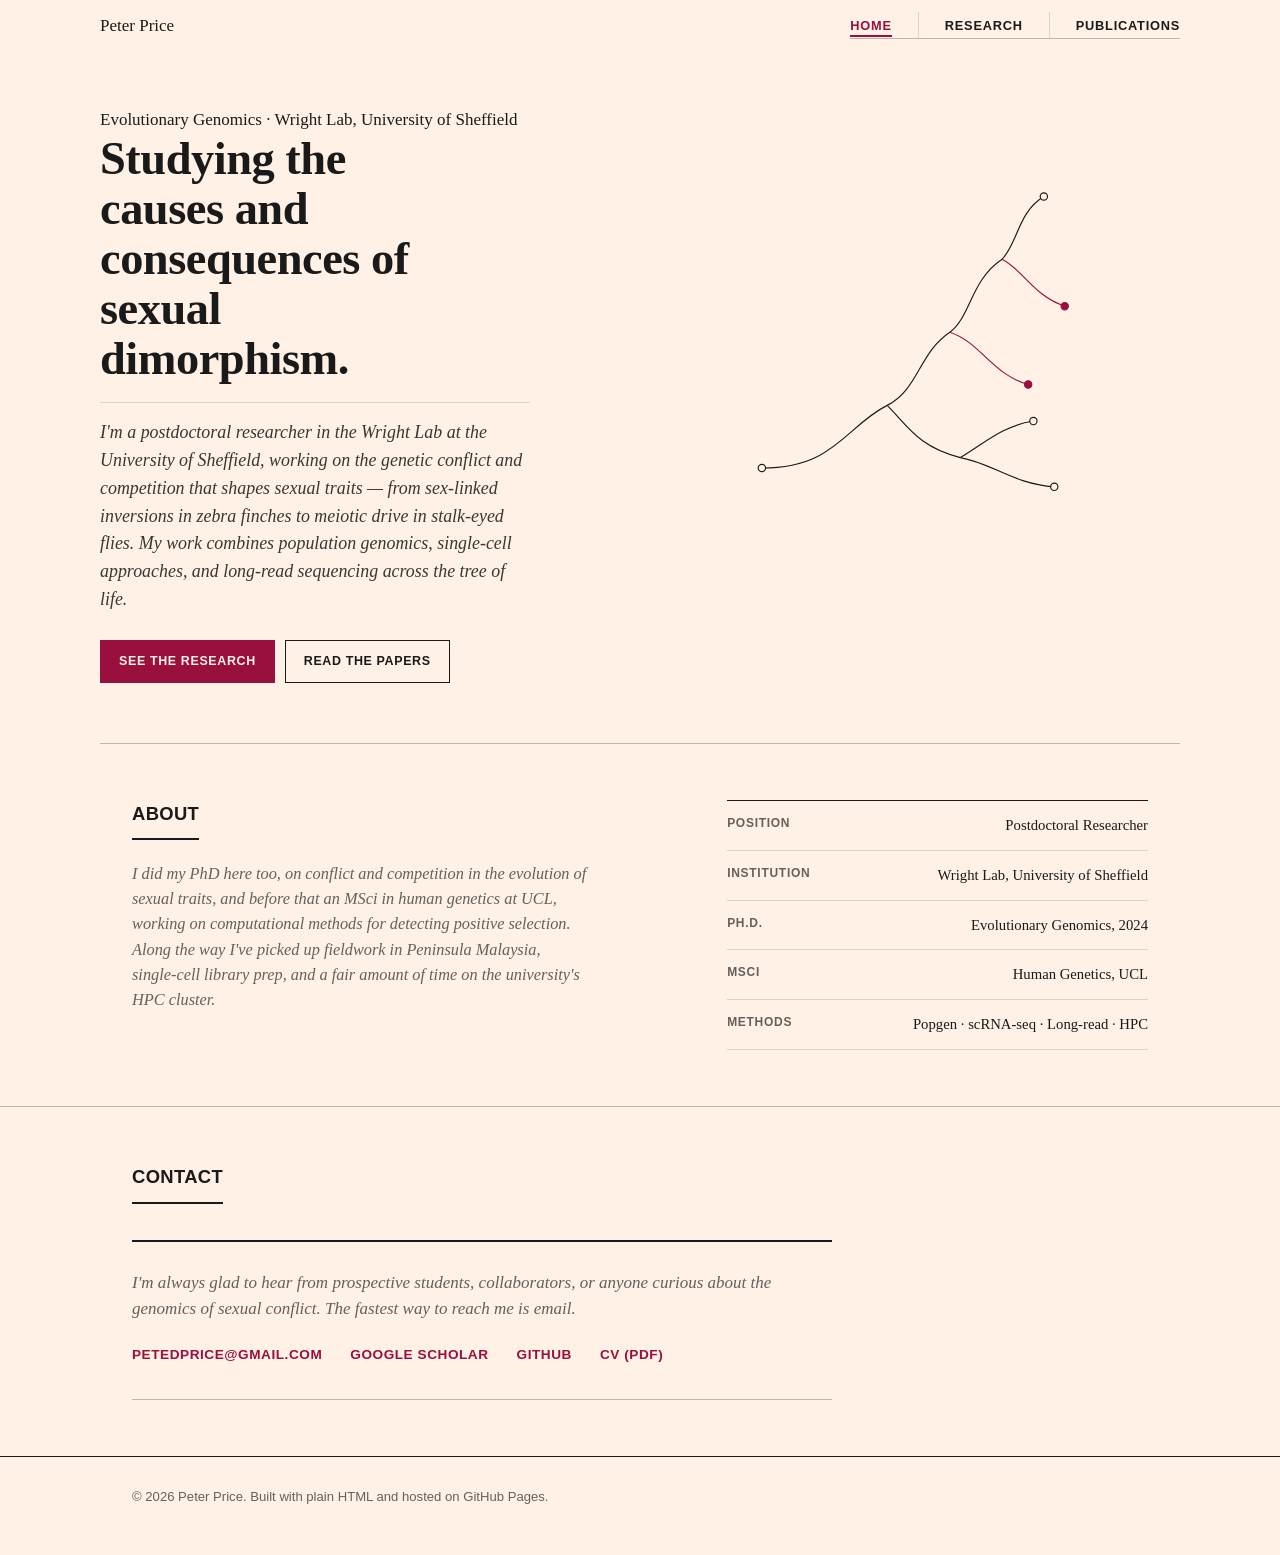
<file: index.html>
<!DOCTYPE html>
<html lang="en">
<head>
<meta charset="UTF-8">
<meta name="viewport" content="width=device-width, initial-scale=1.0">
<title>Peter Price — Evolutionary Genomics</title>
<meta name="description" content="Research and publications on the causes and consequences of sexual dimorphism, from stalk-eyed flies to zebra finches.">
<link rel="preconnect" href="https://fonts.googleapis.com">
<link rel="preconnect" href="https://fonts.gstatic.com" crossorigin>
<link href="https://fonts.googleapis.com/css2?family=Fraunces:ital,opsz,wght@0,9..144,300;0,9..144,500;0,9..144,600;1,9..144,400&family=Work+Sans:wght@300;400;500;600&display=swap" rel="stylesheet">
<link rel="stylesheet" href="styles.css">
</head>
<body>

<header>
  <div class="wrap nav-row">
    <div class="brand">Peter Price</div>
    <button class="nav-toggle" aria-label="Toggle navigation" aria-expanded="false" id="navToggle">
      <span></span><span></span><span></span>
    </button>
    <nav>
      <ul id="navList">
        <li><a href="index.html" class="active">Home</a></li>
        <li><a href="research.html">Research</a></li>
        <li><a href="publications.html">Publications</a></li>
      </ul>
    </nav>
  </div>
</header>

<main>
  <div class="wrap hero">
    <div>
      <div class="tag">Evolutionary Genomics · Wright Lab, University of Sheffield</div>
      <h1>Studying the causes and consequences of sexual dimorphism.</h1>
      <p class="lede">I'm a postdoctoral researcher in the Wright Lab at the University of Sheffield, working on the genetic conflict and competition that shapes sexual traits — from sex-linked inversions in zebra finches to meiotic drive in stalk-eyed flies. My work combines population genomics, single-cell approaches, and long-read sequencing across the tree of life.</p>
      <div class="actions">
        <a class="btn primary" href="research.html">See the research</a>
        <a class="btn" href="publications.html">Read the papers</a>
      </div>
    </div>

    <svg class="hero-art" viewBox="0 0 420 380" xmlns="http://www.w3.org/2000/svg" role="img" aria-label="Branching phylogenetic tree diagram">
      <path class="branch" d="M20 340 C 90 340, 100 300, 140 280" />
      <path class="branch" d="M140 280 C 170 265, 170 230, 200 210" />
      <path class="branch" d="M140 280 C 160 300, 170 320, 210 330" />
      <path class="branch" d="M200 210 C 220 195, 220 160, 250 140" />
      <path class="branch accent" d="M200 210 C 230 220, 240 250, 275 260" />
      <path class="branch" d="M250 140 C 265 125, 265 95, 290 80" />
      <path class="branch accent" d="M250 140 C 270 150, 280 175, 310 185" />
      <path class="branch" d="M210 330 C 240 335, 260 355, 300 358" />
      <path class="branch" d="M210 330 C 235 315, 250 300, 280 295" />

      <circle cx="20" cy="340" r="3.5" />
      <circle cx="290" cy="80" r="3.5" />
      <circle class="accent" cx="310" cy="185" r="3.5" />
      <circle cx="300" cy="358" r="3.5" />
      <circle cx="280" cy="295" r="3.5" />
      <circle class="accent" cx="275" cy="260" r="3.5" />
    </svg>
  </div>

  <section id="about">
    <div class="wrap">
      <div class="about-grid">
        <div>
          <div class="section-head" style="margin-bottom:0;">
            <h2>About</h2>
            <p class="lede">I did my PhD here too, on conflict and competition in the evolution of sexual traits, and before that an MSci in human genetics at UCL, working on computational methods for detecting positive selection. Along the way I've picked up fieldwork in Peninsula Malaysia, single-cell library prep, and a fair amount of time on the university's HPC cluster.</p>
          </div>
        </div>
        <div>
          <ul class="field-list">
            <li><span>Position</span><span>Postdoctoral Researcher</span></li>
            <li><span>Institution</span><span>Wright Lab, University of Sheffield</span></li>
            <li><span>Ph.D.</span><span>Evolutionary Genomics, 2024</span></li>
            <li><span>MSci</span><span>Human Genetics, UCL</span></li>
            <li><span>Methods</span><span>Popgen · scRNA-seq · Long-read · HPC</span></li>
          </ul>
        </div>
      </div>
    </div>
  </section>

  <section id="contact">
    <div class="wrap">
      <div class="section-head">
        <h2>Contact</h2>
      </div>
      <div class="contact-box">
        <p>I'm always glad to hear from prospective students, collaborators, or anyone curious about the genomics of sexual conflict. The fastest way to reach me is email.</p>
        <ul class="contact-links">
          <li><a href="mailto:petedprice@gmail.com">petedprice@gmail.com</a></li>
          <li><a href="https://scholar.google.com/citations?user=s4U1SSsAAAAJ&hl=en" target="_blank" rel="noopener">Google Scholar</a></li>
          <li><a href="https://github.com/petedprice" target="_blank" rel="noopener">GitHub</a></li>
          <li><a href="Peter_Price_CV.pdf" target="_blank" rel="noopener">CV (PDF)</a></li>
        </ul>
      </div>
    </div>
  </section>
</main>

<footer>
  <div class="wrap">
    &copy; 2026 Peter Price. Built with plain HTML and hosted on GitHub Pages.
  </div>
</footer>

<script>
  const toggle = document.getElementById('navToggle');
  const list = document.getElementById('navList');
  toggle.addEventListener('click', () => {
    const open = list.classList.toggle('open');
    toggle.setAttribute('aria-expanded', open);
  });
  list.querySelectorAll('a').forEach(a => a.addEventListener('click', () => {
    list.classList.remove('open');
    toggle.setAttribute('aria-expanded', 'false');
  }));
</script>

</body>
</html>
</file>
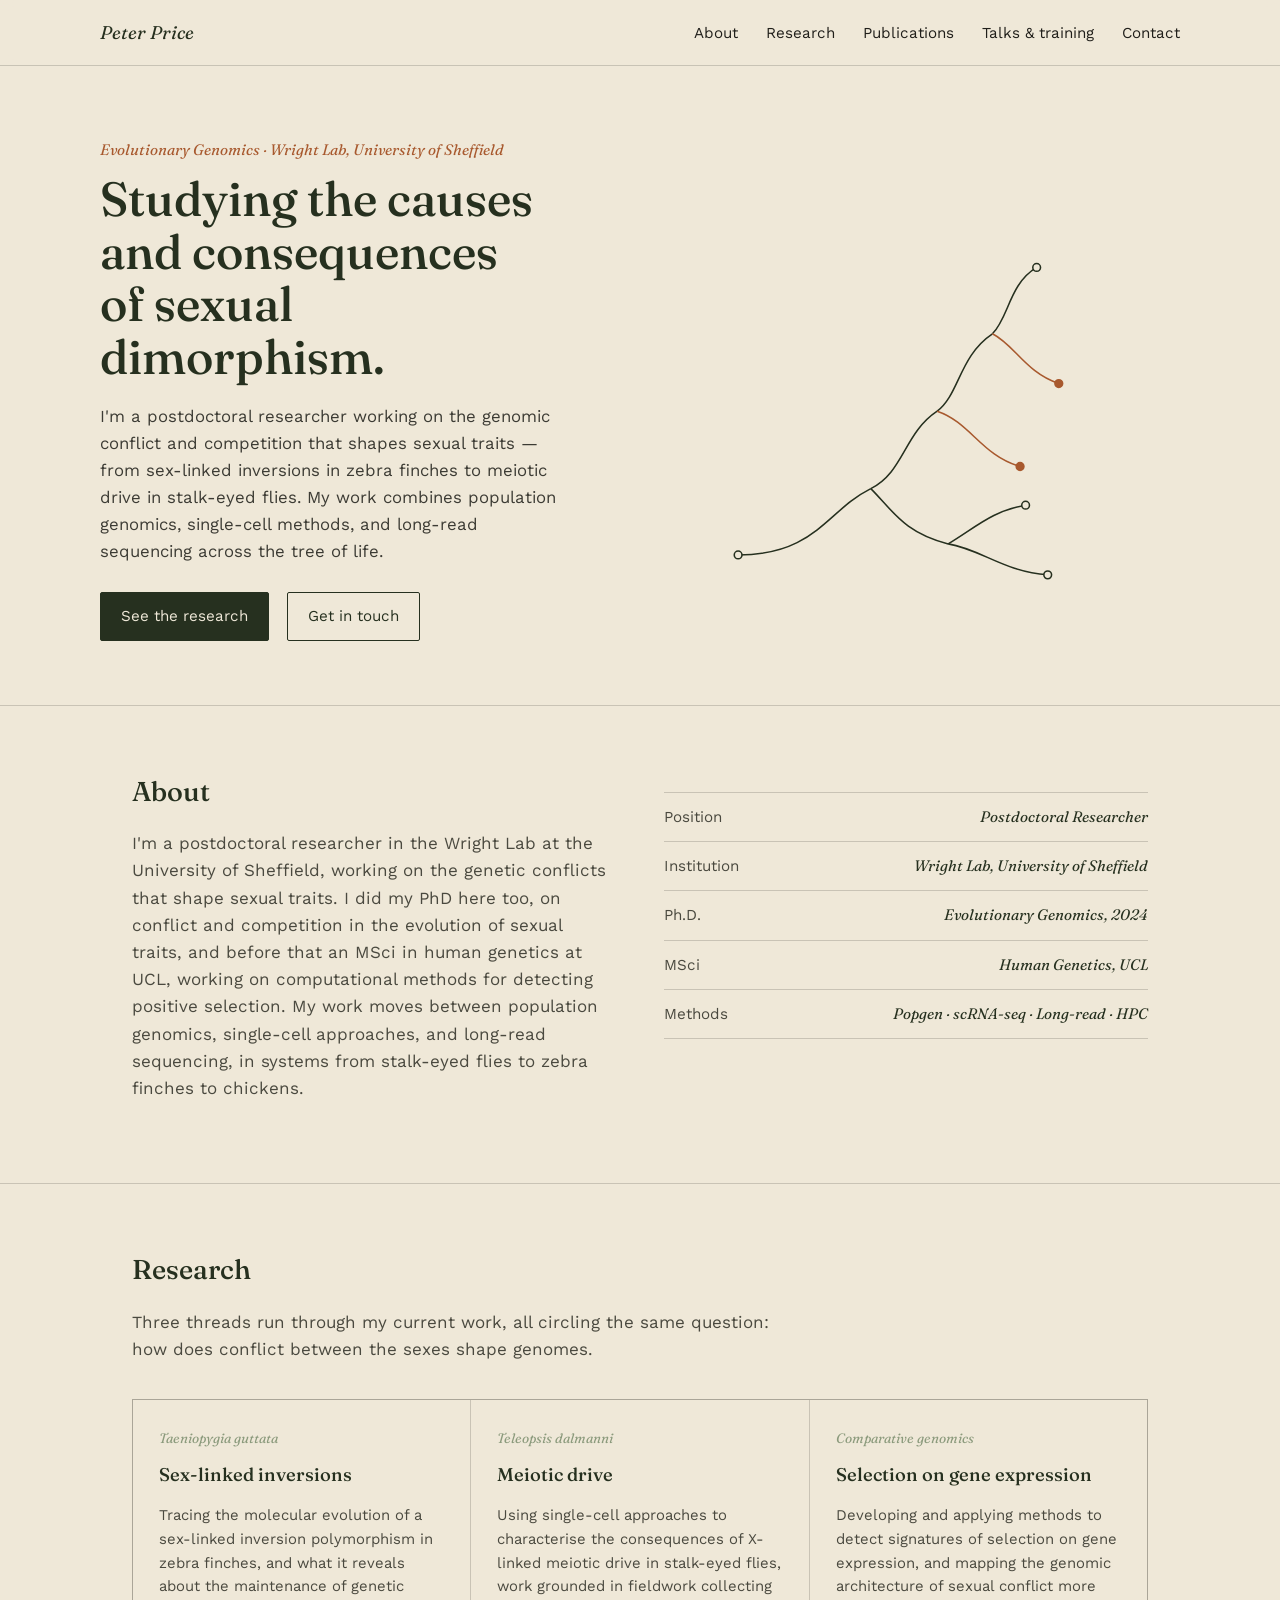
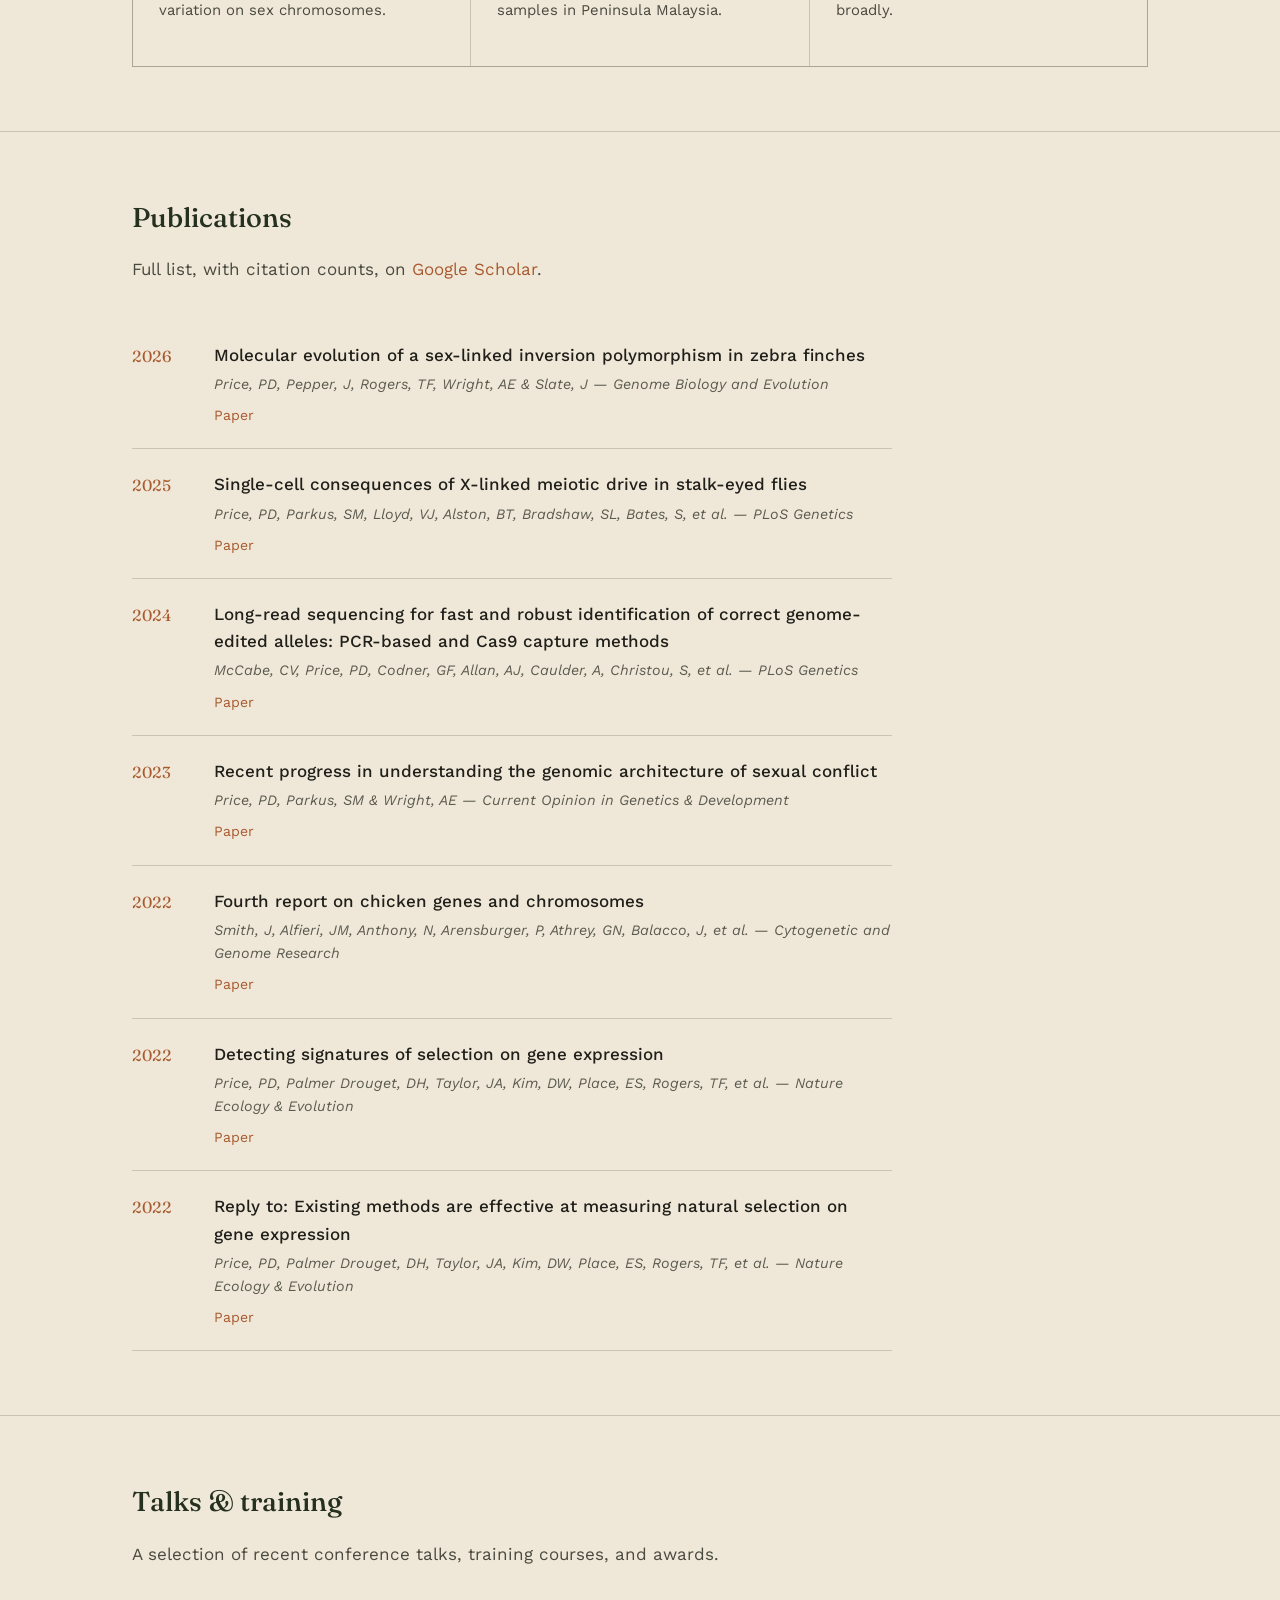
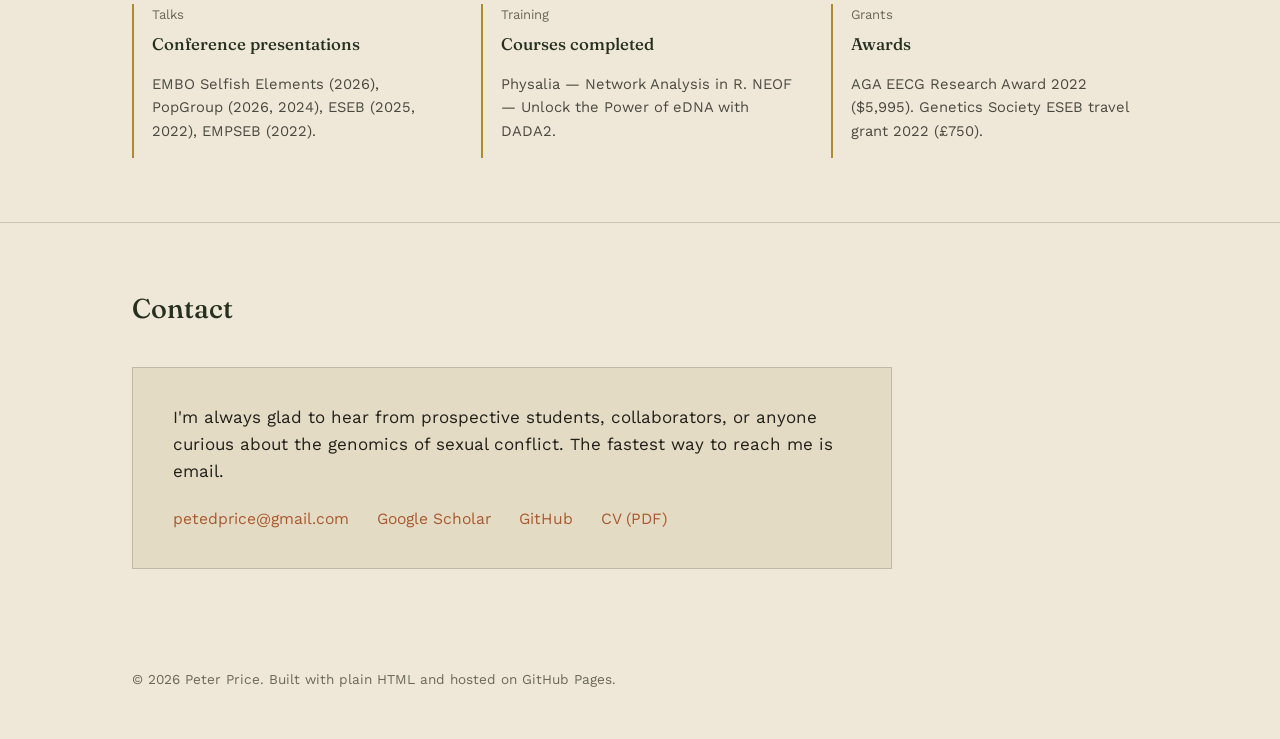
<file: Archive/index.html>
<!DOCTYPE html>
<html lang="en">
<head>
<meta charset="UTF-8">
<meta name="viewport" content="width=device-width, initial-scale=1.0">
<title>Peter Price — Evolutionary Genomics</title>
<meta name="description" content="Research and publications on the causes and consequences of sexual dimorphism, from stalk-eyed flies to zebra finches.">
<link rel="preconnect" href="https://fonts.googleapis.com">
<link rel="preconnect" href="https://fonts.gstatic.com" crossorigin>
<link href="https://fonts.googleapis.com/css2?family=Fraunces:ital,opsz,wght@0,9..144,300;0,9..144,500;0,9..144,600;1,9..144,400&family=Work+Sans:wght@300;400;500;600&display=swap" rel="stylesheet">
<style>
  :root{
    --parchment: #EFE8D8;
    --parchment-deep: #E4DBC5;
    --ink: #201F1A;
    --moss: #33422C;
    --moss-deep: #26301F;
    --rust: #A8592E;
    --sage: #8B9A7C;
    --gold: #B08A2E;
    --line: rgba(32,31,26,0.18);
    --max: 760px;
  }
  *{box-sizing:border-box;}
  html{scroll-behavior:smooth;}
  body{
    margin:0;
    background:var(--parchment);
    color:var(--ink);
    font-family:'Work Sans', sans-serif;
    font-weight:400;
    line-height:1.6;
    font-size:17px;
  }
  h1,h2,h3{
    font-family:'Fraunces', serif;
    font-weight:500;
    margin:0 0 0.4em 0;
    color:var(--moss-deep);
  }
  a{color:var(--rust); text-decoration:none;}
  a:hover{text-decoration:underline;}
  a:focus-visible, button:focus-visible{outline:2px solid var(--rust); outline-offset:3px;}

  .wrap{max-width:1080px; margin:0 auto; padding:0 32px;}

  /* ---------- Header / nav ---------- */
  header{
    position:sticky; top:0; z-index:10;
    background:rgba(239,232,216,0.92);
    backdrop-filter:blur(6px);
    border-bottom:1px solid var(--line);
  }
  .nav-row{
    display:flex; align-items:center; justify-content:space-between;
    padding:18px 0;
  }
  .brand{
    font-family:'Fraunces', serif;
    font-size:1.15rem;
    font-style:italic;
    color:var(--moss-deep);
  }
  nav ul{
    list-style:none; display:flex; gap:28px; margin:0; padding:0;
  }
  nav a{
    color:var(--ink);
    font-size:0.95rem;
  }
  nav a:hover{color:var(--rust); text-decoration:none;}
  .nav-toggle{display:none; background:none; border:none; cursor:pointer; padding:6px;}
  .nav-toggle span{display:block; width:22px; height:2px; background:var(--ink); margin:5px 0;}

  @media (max-width:720px){
    nav ul{
      position:fixed; top:64px; left:0; right:0;
      flex-direction:column; gap:0;
      background:var(--parchment);
      border-bottom:1px solid var(--line);
      max-height:0; overflow:hidden;
      transition:max-height 0.25s ease;
    }
    nav ul.open{max-height:300px;}
    nav li{border-top:1px solid var(--line);}
    nav a{display:block; padding:16px 32px;}
    .nav-toggle{display:block;}
  }

  /* ---------- Hero ---------- */
  .hero{
    padding:72px 0 64px;
    display:grid;
    grid-template-columns:1.1fr 0.9fr;
    gap:48px;
    align-items:center;
  }
  .hero .tag{
    font-size:0.95rem;
    color:var(--rust);
    font-style:italic;
    font-family:'Fraunces', serif;
    margin-bottom:10px;
  }
  .hero h1{
    font-size:clamp(2.1rem, 4vw, 3rem);
    line-height:1.1;
    max-width:14ch;
  }
  .hero p.lede{
    max-width:46ch;
    color:#3c3b34;
    font-size:1.05rem;
    margin-top:18px;
  }
  .hero .actions{margin-top:28px; display:flex; gap:18px; flex-wrap:wrap;}
  .btn{
    display:inline-block;
    border:1px solid var(--moss-deep);
    color:var(--moss-deep);
    padding:11px 20px;
    font-size:0.95rem;
    border-radius:2px;
  }
  .btn:hover{background:var(--moss-deep); color:var(--parchment); text-decoration:none;}
  .btn.primary{background:var(--moss-deep); color:var(--parchment);}
  .btn.primary:hover{background:var(--rust); border-color:var(--rust);}

  .hero-art{width:100%; height:auto;}
  .hero-art path.branch{stroke:var(--moss-deep); stroke-width:1.4; fill:none;}
  .hero-art path.branch.accent{stroke:var(--rust);}
  .hero-art circle{fill:var(--parchment); stroke:var(--moss-deep); stroke-width:1.4;}
  .hero-art circle.accent{stroke:var(--rust); fill:var(--rust);}

  @media (max-width:820px){
    .hero{grid-template-columns:1fr; padding-top:44px;}
    .hero-art{order:-1; max-width:340px; margin:0 auto;}
  }

  /* ---------- Section shell ---------- */
  section{padding:64px 0; border-top:1px solid var(--line);}
  .section-head{max-width:var(--max); margin-bottom:36px;}
  .section-head h2{font-size:1.7rem;}
  .section-head p{color:#4a493f; max-width:60ch;}

  /* ---------- About ---------- */
  .about-grid{display:grid; grid-template-columns:1fr 1fr; gap:48px;}
  .about-grid .lede{max-width:56ch;}
  .field-list{list-style:none; margin:22px 0 0; padding:0; border-top:1px solid var(--line);}
  .field-list li{
    display:flex; justify-content:space-between; gap:20px;
    padding:12px 0; border-bottom:1px solid var(--line);
    font-size:0.95rem;
  }
  .field-list span:first-child{color:#4a493f;}
  .field-list span:last-child{font-family:'Fraunces', serif; font-style:italic; color:var(--moss-deep);}
  @media (max-width:720px){.about-grid{grid-template-columns:1fr;}}

  /* ---------- Research: specimen cards ---------- */
  .specimens{display:grid; grid-template-columns:repeat(3,1fr); gap:1px; background:var(--line); border:1px solid var(--line);}
  .specimen{background:var(--parchment); padding:28px 26px;}
  .specimen .epithet{
    font-family:'Fraunces', serif; font-style:italic;
    color:var(--sage); font-size:0.85rem; margin-bottom:10px;
  }
  .specimen h3{font-size:1.15rem; margin-bottom:10px;}
  .specimen p{font-size:0.93rem; color:#4a493f;}
  @media (max-width:900px){.specimens{grid-template-columns:1fr;}}

  /* ---------- Publications ---------- */
  .pub-list{list-style:none; margin:0; padding:0; max-width:var(--max);}
  .pub-list li{
    padding:22px 0; border-bottom:1px solid var(--line);
    display:grid; grid-template-columns:64px 1fr; gap:18px;
  }
  .pub-list .year{
    font-family:'Fraunces', serif; color:var(--rust); font-size:1rem; padding-top:2px;
  }
  .pub-list .title{font-weight:500; color:var(--ink);}
  .pub-list .meta{color:#5c5b50; font-size:0.9rem; margin-top:4px; font-style:italic;}
  .pub-list .links{margin-top:8px; font-size:0.88rem;}
  .pub-list .links a{margin-right:16px;}

  /* ---------- Field notes ---------- */
  .notes{display:grid; grid-template-columns:repeat(3,1fr); gap:32px;}
  .note{border-left:2px solid var(--gold); padding-left:18px;}
  .note .date{font-size:0.82rem; color:#6a6959; margin-bottom:6px;}
  .note h3{font-size:1.05rem;}
  .note p{font-size:0.92rem; color:#4a493f;}
  @media (max-width:900px){.notes{grid-template-columns:1fr;}}

  /* ---------- Contact ---------- */
  .contact-box{
    max-width:var(--max);
    background:var(--parchment-deep);
    border:1px solid var(--line);
    padding:36px 40px;
  }
  .contact-box p{margin-top:0;}
  .contact-links{list-style:none; padding:0; margin:20px 0 0; display:flex; flex-wrap:wrap; gap:10px 28px;}
  .contact-links a{font-size:0.98rem;}

  footer{
    padding:36px 0 48px;
    color:#6a6959; font-size:0.85rem;
    text-align:left;
  }
</style>
</head>
<body>

<header>
  <div class="wrap nav-row">
    <div class="brand">Peter Price</div>
    <button class="nav-toggle" aria-label="Toggle navigation" aria-expanded="false" id="navToggle">
      <span></span><span></span><span></span>
    </button>
    <nav>
      <ul id="navList">
        <li><a href="#about">About</a></li>
        <li><a href="#research">Research</a></li>
        <li><a href="#publications">Publications</a></li>
        <li><a href="#notes">Talks &amp; training</a></li>
        <li><a href="#contact">Contact</a></li>
      </ul>
    </nav>
  </div>
</header>

<main>
  <div class="wrap hero">
    <div>
      <div class="tag">Evolutionary Genomics · Wright Lab, University of Sheffield</div>
      <h1>Studying the causes and consequences of sexual dimorphism.</h1>
      <p class="lede">I'm a postdoctoral researcher working on the genomic conflict and competition that shapes sexual traits — from sex-linked inversions in zebra finches to meiotic drive in stalk-eyed flies. My work combines population genomics, single-cell methods, and long-read sequencing across the tree of life.</p>
      <div class="actions">
        <a class="btn primary" href="#research">See the research</a>
        <a class="btn" href="#contact">Get in touch</a>
      </div>
    </div>

    <svg class="hero-art" viewBox="0 0 420 380" xmlns="http://www.w3.org/2000/svg" role="img" aria-label="Branching phylogenetic tree diagram">
      <path class="branch" d="M20 340 C 90 340, 100 300, 140 280" />
      <path class="branch" d="M140 280 C 170 265, 170 230, 200 210" />
      <path class="branch" d="M140 280 C 160 300, 170 320, 210 330" />
      <path class="branch" d="M200 210 C 220 195, 220 160, 250 140" />
      <path class="branch accent" d="M200 210 C 230 220, 240 250, 275 260" />
      <path class="branch" d="M250 140 C 265 125, 265 95, 290 80" />
      <path class="branch accent" d="M250 140 C 270 150, 280 175, 310 185" />
      <path class="branch" d="M210 330 C 240 335, 260 355, 300 358" />
      <path class="branch" d="M210 330 C 235 315, 250 300, 280 295" />

      <circle cx="20" cy="340" r="3.5" />
      <circle cx="290" cy="80" r="3.5" />
      <circle class="accent" cx="310" cy="185" r="3.5" />
      <circle cx="300" cy="358" r="3.5" />
      <circle cx="280" cy="295" r="3.5" />
      <circle class="accent" cx="275" cy="260" r="3.5" />
    </svg>
  </div>

  <section id="about">
    <div class="wrap">
      <div class="about-grid">
        <div>
          <div class="section-head" style="margin-bottom:0;">
            <h2>About</h2>
            <p class="lede">I'm a postdoctoral researcher in the Wright Lab at the University of Sheffield, working on the genetic conflicts that shape sexual traits. I did my PhD here too, on conflict and competition in the evolution of sexual traits, and before that an MSci in human genetics at UCL, working on computational methods for detecting positive selection. My work moves between population genomics, single-cell approaches, and long-read sequencing, in systems from stalk-eyed flies to zebra finches to chickens.</p>
          </div>
        </div>
        <div>
          <ul class="field-list">
            <li><span>Position</span><span>Postdoctoral Researcher</span></li>
            <li><span>Institution</span><span>Wright Lab, University of Sheffield</span></li>
            <li><span>Ph.D.</span><span>Evolutionary Genomics, 2024</span></li>
            <li><span>MSci</span><span>Human Genetics, UCL</span></li>
            <li><span>Methods</span><span>Popgen · scRNA-seq · Long-read · HPC</span></li>
          </ul>
        </div>
      </div>
    </div>
  </section>

  <section id="research">
    <div class="wrap">
      <div class="section-head">
        <h2>Research</h2>
        <p>Three threads run through my current work, all circling the same question: how does conflict between the sexes shape genomes.</p>
      </div>
      <div class="specimens">
        <div class="specimen">
          <div class="epithet">Taeniopygia guttata</div>
          <h3>Sex-linked inversions</h3>
          <p>Tracing the molecular evolution of a sex-linked inversion polymorphism in zebra finches, and what it reveals about the maintenance of genetic variation on sex chromosomes.</p>
        </div>
        <div class="specimen">
          <div class="epithet">Teleopsis dalmanni</div>
          <h3>Meiotic drive</h3>
          <p>Using single-cell approaches to characterise the consequences of X-linked meiotic drive in stalk-eyed flies, work grounded in fieldwork collecting samples in Peninsula Malaysia.</p>
        </div>
        <div class="specimen">
          <div class="epithet">Comparative genomics</div>
          <h3>Selection on gene expression</h3>
          <p>Developing and applying methods to detect signatures of selection on gene expression, and mapping the genomic architecture of sexual conflict more broadly.</p>
        </div>
      </div>
    </div>
  </section>

  <section id="publications">
    <div class="wrap">
      <div class="section-head">
        <h2>Publications</h2>
        <p>Full list, with citation counts, on <a href="https://scholar.google.com/citations?user=s4U1SSsAAAAJ&amp;hl=en" target="_blank" rel="noopener">Google Scholar</a>.</p>
      </div>
      <ul class="pub-list">
        <li>
          <div class="year">2026</div>
          <div>
            <div class="title">Molecular evolution of a sex-linked inversion polymorphism in zebra finches</div>
            <div class="meta">Price, PD, Pepper, J, Rogers, TF, Wright, AE &amp; Slate, J — <em>Genome Biology and Evolution</em></div>
            <div class="links"><a href="https://doi.org/10.1093/gbe/evag056" target="_blank" rel="noopener">Paper</a></div>
          </div>
        </li>
        <li>
          <div class="year">2025</div>
          <div>
            <div class="title">Single-cell consequences of X-linked meiotic drive in stalk-eyed flies</div>
            <div class="meta">Price, PD, Parkus, SM, Lloyd, VJ, Alston, BT, Bradshaw, SL, Bates, S, et al. — <em>PLoS Genetics</em></div>
            <div class="links"><a href="https://doi.org/10.1371/journal.pgen.1011816" target="_blank" rel="noopener">Paper</a></div>
          </div>
        </li>
        <li>
          <div class="year">2024</div>
          <div>
            <div class="title">Long-read sequencing for fast and robust identification of correct genome-edited alleles: PCR-based and Cas9 capture methods</div>
            <div class="meta">McCabe, CV, Price, PD, Codner, GF, Allan, AJ, Caulder, A, Christou, S, et al. — <em>PLoS Genetics</em></div>
            <div class="links"><a href="https://doi.org/10.1371/journal.pgen.1011187" target="_blank" rel="noopener">Paper</a></div>
          </div>
        </li>
        <li>
          <div class="year">2023</div>
          <div>
            <div class="title">Recent progress in understanding the genomic architecture of sexual conflict</div>
            <div class="meta">Price, PD, Parkus, SM &amp; Wright, AE — <em>Current Opinion in Genetics &amp; Development</em></div>
            <div class="links"><a href="https://doi.org/10.1016/j.gde.2023.102047" target="_blank" rel="noopener">Paper</a></div>
          </div>
        </li>
        <li>
          <div class="year">2022</div>
          <div>
            <div class="title">Fourth report on chicken genes and chromosomes</div>
            <div class="meta">Smith, J, Alfieri, JM, Anthony, N, Arensburger, P, Athrey, GN, Balacco, J, et al. — <em>Cytogenetic and Genome Research</em></div>
            <div class="links"><a href="https://doi.org/10.1159/000529376" target="_blank" rel="noopener">Paper</a></div>
          </div>
        </li>
        <li>
          <div class="year">2022</div>
          <div>
            <div class="title">Detecting signatures of selection on gene expression</div>
            <div class="meta">Price, PD, Palmer Drouget, DH, Taylor, JA, Kim, DW, Place, ES, Rogers, TF, et al. — <em>Nature Ecology &amp; Evolution</em></div>
            <div class="links"><a href="https://doi.org/10.1038/s41559-022-01761-8" target="_blank" rel="noopener">Paper</a></div>
          </div>
        </li>
        <li>
          <div class="year">2022</div>
          <div>
            <div class="title">Reply to: Existing methods are effective at measuring natural selection on gene expression</div>
            <div class="meta">Price, PD, Palmer Drouget, DH, Taylor, JA, Kim, DW, Place, ES, Rogers, TF, et al. — <em>Nature Ecology &amp; Evolution</em></div>
            <div class="links"><a href="https://doi.org/10.1038/s41559-022-01916-7" target="_blank" rel="noopener">Paper</a></div>
          </div>
        </li>
      </ul>
    </div>
  </section>

  <section id="notes">
    <div class="wrap">
      <div class="section-head">
        <h2>Talks &amp; training</h2>
        <p>A selection of recent conference talks, training courses, and awards.</p>
      </div>
      <div class="notes">
        <div class="note">
          <div class="date">Talks</div>
          <h3>Conference presentations</h3>
          <p>EMBO Selfish Elements (2026), PopGroup (2026, 2024), ESEB (2025, 2022), EMPSEB (2022).</p>
        </div>
        <div class="note">
          <div class="date">Training</div>
          <h3>Courses completed</h3>
          <p>Physalia — Network Analysis in R. NEOF — Unlock the Power of eDNA with DADA2.</p>
        </div>
        <div class="note">
          <div class="date">Grants</div>
          <h3>Awards</h3>
          <p>AGA EECG Research Award 2022 ($5,995). Genetics Society ESEB travel grant 2022 (£750).</p>
        </div>
      </div>
    </div>
  </section>

  <section id="contact">
    <div class="wrap">
      <div class="section-head">
        <h2>Contact</h2>
      </div>
      <div class="contact-box">
        <p>I'm always glad to hear from prospective students, collaborators, or anyone curious about the genomics of sexual conflict. The fastest way to reach me is email.</p>
        <ul class="contact-links">
          <li><a href="mailto:petedprice@gmail.com">petedprice@gmail.com</a></li>
          <li><a href="https://scholar.google.com/citations?user=s4U1SSsAAAAJ&hl=en" target="_blank" rel="noopener">Google Scholar</a></li>
          <li><a href="https://github.com/petedprice" target="_blank" rel="noopener">GitHub</a></li>
          <li><a href="Peter_Price_CV.pdf" target="_blank" rel="noopener">CV (PDF)</a></li>
        </ul>
      </div>
    </div>
  </section>
</main>

<footer>
  <div class="wrap">
    &copy; 2026 Peter Price. Built with plain HTML and hosted on GitHub Pages.
  </div>
</footer>

<script>
  const toggle = document.getElementById('navToggle');
  const list = document.getElementById('navList');
  toggle.addEventListener('click', () => {
    const open = list.classList.toggle('open');
    toggle.setAttribute('aria-expanded', open);
  });
  list.querySelectorAll('a').forEach(a => a.addEventListener('click', () => {
    list.classList.remove('open');
    toggle.setAttribute('aria-expanded', 'false');
  }));
</script>

</body>
</html>
</file>
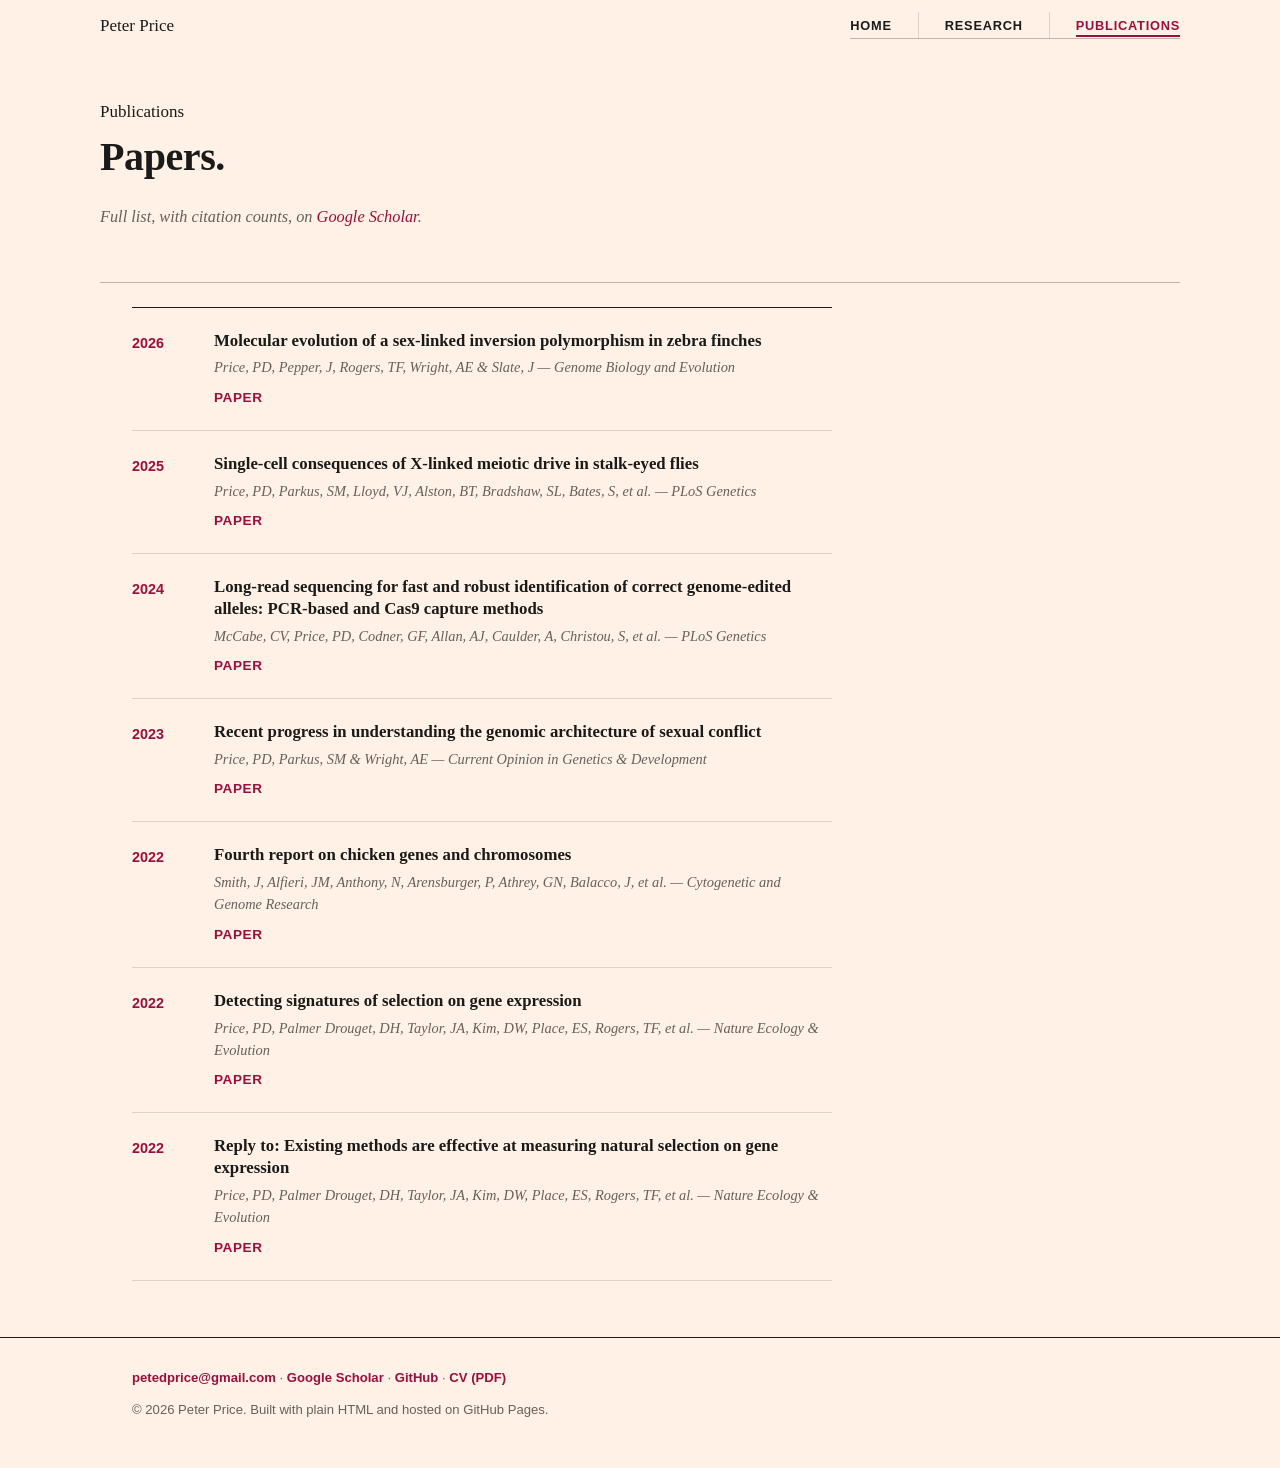
<file: publications.html>
<!DOCTYPE html>
<html lang="en">
<head>
<meta charset="UTF-8">
<meta name="viewport" content="width=device-width, initial-scale=1.0">
<title>Publications — Peter Price</title>
<meta name="description" content="Publications by Peter Price on sexual conflict, sex chromosomes, and genome evolution.">
<link rel="preconnect" href="https://fonts.googleapis.com">
<link rel="preconnect" href="https://fonts.gstatic.com" crossorigin>
<link href="https://fonts.googleapis.com/css2?family=Fraunces:ital,opsz,wght@0,9..144,300;0,9..144,500;0,9..144,600;1,9..144,400&family=Work+Sans:wght@300;400;500;600&display=swap" rel="stylesheet">
<link rel="stylesheet" href="styles.css">
</head>
<body>

<header>
  <div class="wrap nav-row">
    <div class="brand">Peter Price</div>
    <button class="nav-toggle" aria-label="Toggle navigation" aria-expanded="false" id="navToggle">
      <span></span><span></span><span></span>
    </button>
    <nav>
      <ul id="navList">
        <li><a href="index.html">Home</a></li>
        <li><a href="research.html">Research</a></li>
        <li><a href="publications.html" class="active">Publications</a></li>
      </ul>
    </nav>
  </div>
</header>

<main>
  <div class="wrap page-head">
    <div class="tag">Publications</div>
    <h1>Papers.</h1>
    <p>Full list, with citation counts, on <a href="https://scholar.google.com/citations?user=s4U1SSsAAAAJ&hl=en" target="_blank" rel="noopener">Google Scholar</a>.</p>
  </div>

  <section id="publications" style="border-top:none; padding-top:24px;">
    <div class="wrap">
      <ul class="pub-list">
        <li>
          <div class="year">2026</div>
          <div>
            <div class="title">Molecular evolution of a sex-linked inversion polymorphism in zebra finches</div>
            <div class="meta">Price, PD, Pepper, J, Rogers, TF, Wright, AE &amp; Slate, J — <em>Genome Biology and Evolution</em></div>
            <div class="links"><a href="https://doi.org/10.1093/gbe/evag056" target="_blank" rel="noopener">Paper</a></div>
          </div>
        </li>
        <li>
          <div class="year">2025</div>
          <div>
            <div class="title">Single-cell consequences of X-linked meiotic drive in stalk-eyed flies</div>
            <div class="meta">Price, PD, Parkus, SM, Lloyd, VJ, Alston, BT, Bradshaw, SL, Bates, S, et al. — <em>PLoS Genetics</em></div>
            <div class="links"><a href="https://doi.org/10.1371/journal.pgen.1011816" target="_blank" rel="noopener">Paper</a></div>
          </div>
        </li>
        <li>
          <div class="year">2024</div>
          <div>
            <div class="title">Long-read sequencing for fast and robust identification of correct genome-edited alleles: PCR-based and Cas9 capture methods</div>
            <div class="meta">McCabe, CV, Price, PD, Codner, GF, Allan, AJ, Caulder, A, Christou, S, et al. — <em>PLoS Genetics</em></div>
            <div class="links"><a href="https://doi.org/10.1371/journal.pgen.1011187" target="_blank" rel="noopener">Paper</a></div>
          </div>
        </li>
        <li>
          <div class="year">2023</div>
          <div>
            <div class="title">Recent progress in understanding the genomic architecture of sexual conflict</div>
            <div class="meta">Price, PD, Parkus, SM &amp; Wright, AE — <em>Current Opinion in Genetics &amp; Development</em></div>
            <div class="links"><a href="https://doi.org/10.1016/j.gde.2023.102047" target="_blank" rel="noopener">Paper</a></div>
          </div>
        </li>
        <li>
          <div class="year">2022</div>
          <div>
            <div class="title">Fourth report on chicken genes and chromosomes</div>
            <div class="meta">Smith, J, Alfieri, JM, Anthony, N, Arensburger, P, Athrey, GN, Balacco, J, et al. — <em>Cytogenetic and Genome Research</em></div>
            <div class="links"><a href="https://doi.org/10.1159/000529376" target="_blank" rel="noopener">Paper</a></div>
          </div>
        </li>
        <li>
          <div class="year">2022</div>
          <div>
            <div class="title">Detecting signatures of selection on gene expression</div>
            <div class="meta">Price, PD, Palmer Drouget, DH, Taylor, JA, Kim, DW, Place, ES, Rogers, TF, et al. — <em>Nature Ecology &amp; Evolution</em></div>
            <div class="links"><a href="https://doi.org/10.1038/s41559-022-01761-8" target="_blank" rel="noopener">Paper</a></div>
          </div>
        </li>
        <li>
          <div class="year">2022</div>
          <div>
            <div class="title">Reply to: Existing methods are effective at measuring natural selection on gene expression</div>
            <div class="meta">Price, PD, Palmer Drouget, DH, Taylor, JA, Kim, DW, Place, ES, Rogers, TF, et al. — <em>Nature Ecology &amp; Evolution</em></div>
            <div class="links"><a href="https://doi.org/10.1038/s41559-022-01916-7" target="_blank" rel="noopener">Paper</a></div>
          </div>
        </li>
      </ul>
    </div>
  </section>
</main>

<footer>
  <div class="wrap">
    <p style="margin:0 0 12px;">
      <a href="mailto:petedprice@gmail.com">petedprice@gmail.com</a> ·
      <a href="https://scholar.google.com/citations?user=s4U1SSsAAAAJ&hl=en" target="_blank" rel="noopener">Google Scholar</a> ·
      <a href="https://github.com/petedprice" target="_blank" rel="noopener">GitHub</a> ·
      <a href="Peter_Price_CV.pdf" target="_blank" rel="noopener">CV (PDF)</a>
    </p>
    &copy; 2026 Peter Price. Built with plain HTML and hosted on GitHub Pages.
  </div>
</footer>

<script>
  const toggle = document.getElementById('navToggle');
  const list = document.getElementById('navList');
  toggle.addEventListener('click', () => {
    const open = list.classList.toggle('open');
    toggle.setAttribute('aria-expanded', open);
  });
  list.querySelectorAll('a').forEach(a => a.addEventListener('click', () => {
    list.classList.remove('open');
    toggle.setAttribute('aria-expanded', 'false');
  }));
</script>

</body>
</html>
</file>
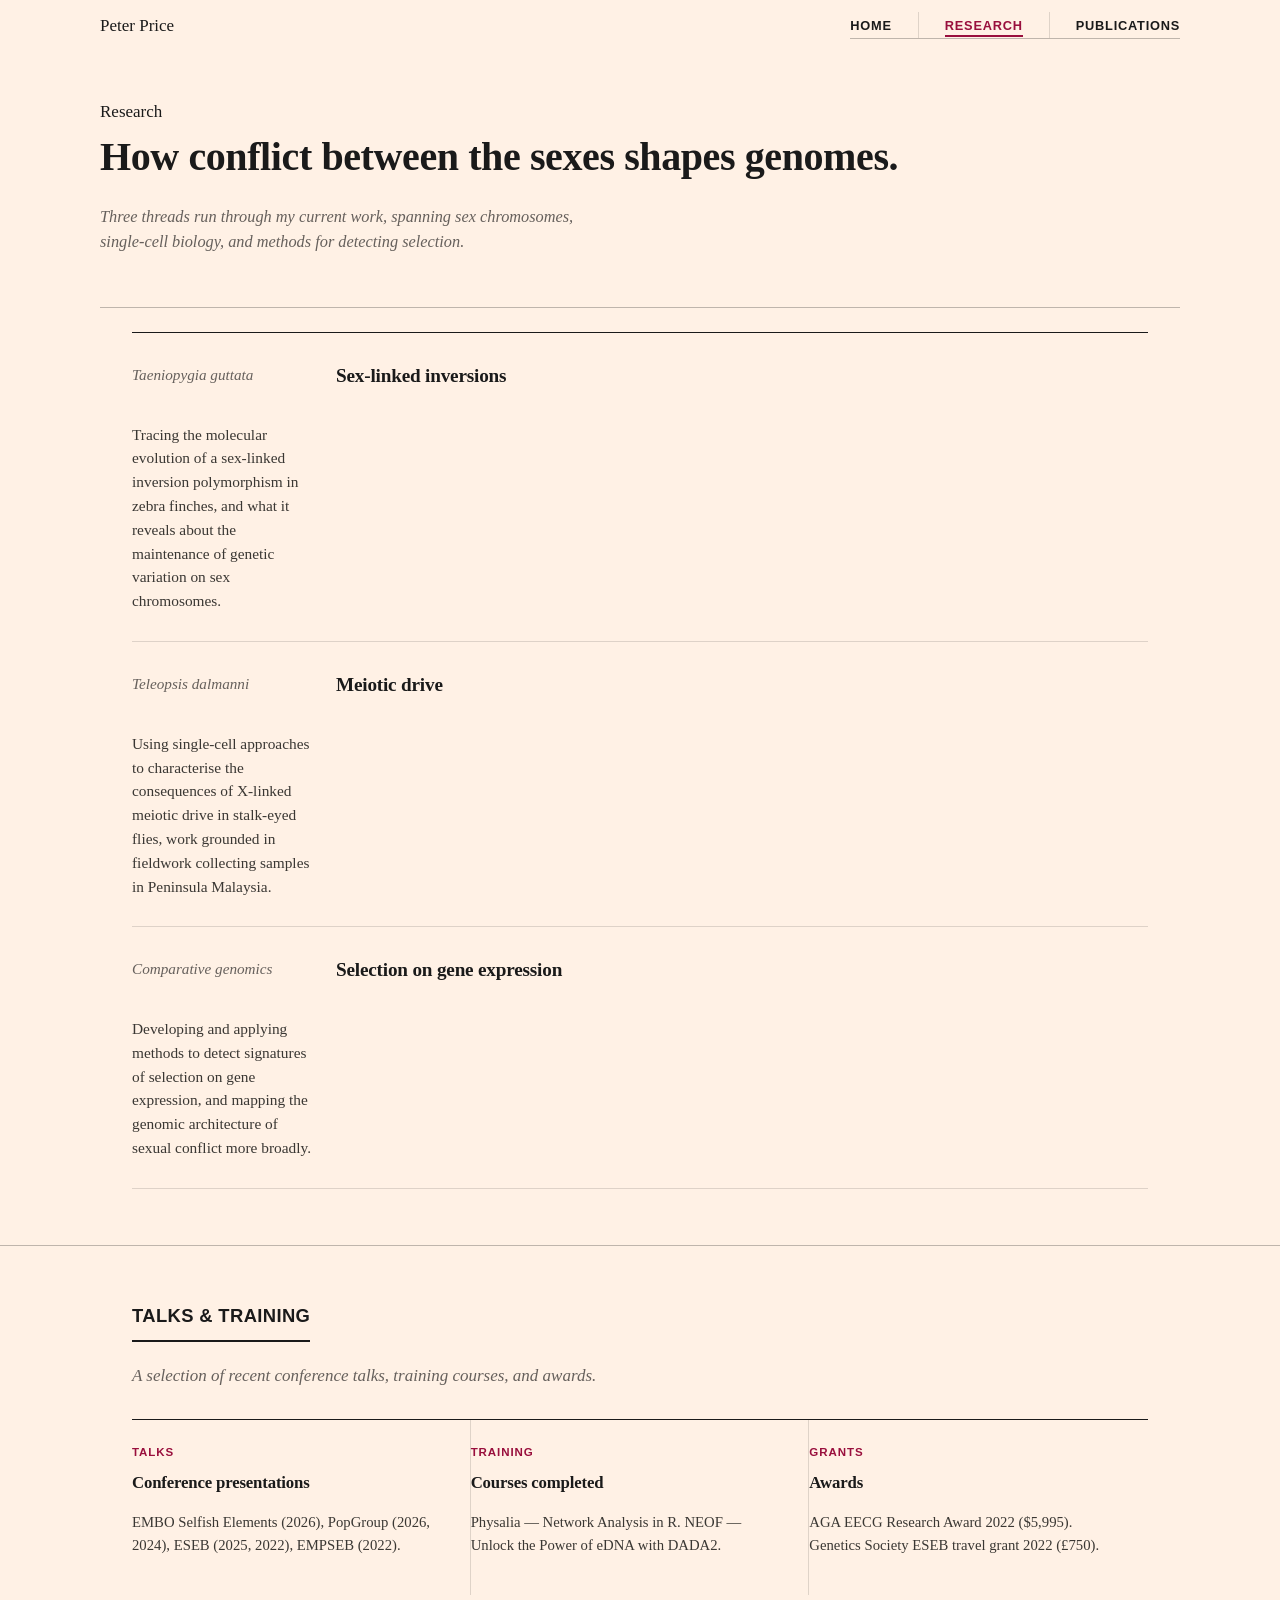
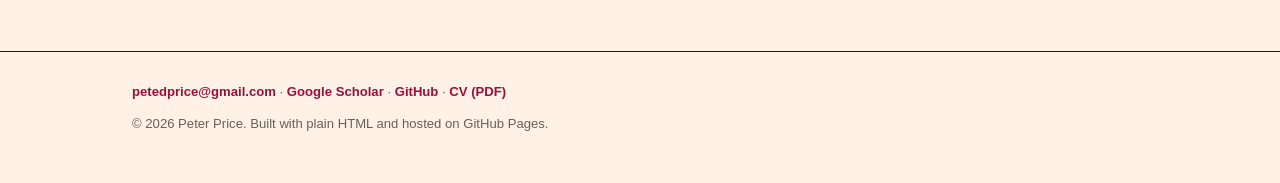
<file: research.html>
<!DOCTYPE html>
<html lang="en">
<head>
<meta charset="UTF-8">
<meta name="viewport" content="width=device-width, initial-scale=1.0">
<title>Research — Peter Price</title>
<meta name="description" content="Research on sex-linked inversions, meiotic drive, and selection on gene expression.">
<link rel="preconnect" href="https://fonts.googleapis.com">
<link rel="preconnect" href="https://fonts.gstatic.com" crossorigin>
<link href="https://fonts.googleapis.com/css2?family=Fraunces:ital,opsz,wght@0,9..144,300;0,9..144,500;0,9..144,600;1,9..144,400&family=Work+Sans:wght@300;400;500;600&display=swap" rel="stylesheet">
<link rel="stylesheet" href="styles.css">
</head>
<body>

<header>
  <div class="wrap nav-row">
    <div class="brand">Peter Price</div>
    <button class="nav-toggle" aria-label="Toggle navigation" aria-expanded="false" id="navToggle">
      <span></span><span></span><span></span>
    </button>
    <nav>
      <ul id="navList">
        <li><a href="index.html">Home</a></li>
        <li><a href="research.html" class="active">Research</a></li>
        <li><a href="publications.html">Publications</a></li>
      </ul>
    </nav>
  </div>
</header>

<main>
  <div class="wrap page-head">
    <div class="tag">Research</div>
    <h1>How conflict between the sexes shapes genomes.</h1>
    <p>Three threads run through my current work, spanning sex chromosomes, single-cell biology, and methods for detecting selection.</p>
  </div>

  <section id="research" style="border-top:none; padding-top:24px;">
    <div class="wrap">
      <div class="specimens">
        <div class="specimen">
          <div class="epithet">Taeniopygia guttata</div>
          <h3>Sex-linked inversions</h3>
          <p>Tracing the molecular evolution of a sex-linked inversion polymorphism in zebra finches, and what it reveals about the maintenance of genetic variation on sex chromosomes.</p>
        </div>
        <div class="specimen">
          <div class="epithet">Teleopsis dalmanni</div>
          <h3>Meiotic drive</h3>
          <p>Using single-cell approaches to characterise the consequences of X-linked meiotic drive in stalk-eyed flies, work grounded in fieldwork collecting samples in Peninsula Malaysia.</p>
        </div>
        <div class="specimen">
          <div class="epithet">Comparative genomics</div>
          <h3>Selection on gene expression</h3>
          <p>Developing and applying methods to detect signatures of selection on gene expression, and mapping the genomic architecture of sexual conflict more broadly.</p>
        </div>
      </div>
    </div>
  </section>

  <section id="notes">
    <div class="wrap">
      <div class="section-head">
        <h2>Talks &amp; training</h2>
        <p>A selection of recent conference talks, training courses, and awards.</p>
      </div>
      <div class="notes">
        <div class="note">
          <div class="date">Talks</div>
          <h3>Conference presentations</h3>
          <p>EMBO Selfish Elements (2026), PopGroup (2026, 2024), ESEB (2025, 2022), EMPSEB (2022).</p>
        </div>
        <div class="note">
          <div class="date">Training</div>
          <h3>Courses completed</h3>
          <p>Physalia — Network Analysis in R. NEOF — Unlock the Power of eDNA with DADA2.</p>
        </div>
        <div class="note">
          <div class="date">Grants</div>
          <h3>Awards</h3>
          <p>AGA EECG Research Award 2022 ($5,995). Genetics Society ESEB travel grant 2022 (£750).</p>
        </div>
      </div>
    </div>
  </section>
</main>

<footer>
  <div class="wrap">
    <p style="margin:0 0 12px;">
      <a href="mailto:petedprice@gmail.com">petedprice@gmail.com</a> ·
      <a href="https://scholar.google.com/citations?user=s4U1SSsAAAAJ&hl=en" target="_blank" rel="noopener">Google Scholar</a> ·
      <a href="https://github.com/petedprice" target="_blank" rel="noopener">GitHub</a> ·
      <a href="Peter_Price_CV.pdf" target="_blank" rel="noopener">CV (PDF)</a>
    </p>
    &copy; 2026 Peter Price. Built with plain HTML and hosted on GitHub Pages.
  </div>
</footer>

<script>
  const toggle = document.getElementById('navToggle');
  const list = document.getElementById('navList');
  toggle.addEventListener('click', () => {
    const open = list.classList.toggle('open');
    toggle.setAttribute('aria-expanded', open);
  });
  list.querySelectorAll('a').forEach(a => a.addEventListener('click', () => {
    list.classList.remove('open');
    toggle.setAttribute('aria-expanded', 'false');
  }));
</script>

</body>
</html>
</file>
<file: styles.css>
:root{
  --paper: #FFF1E5;
  --paper-deep: #F2E4D3;
  --ink: #1A1A1A;
  --grey: #66605C;
  --claret: #990F3D;
  --rule: rgba(26,26,26,0.28);
  --rule-light: rgba(26,26,26,0.14);
  --max: 700px;
}
*{box-sizing:border-box;}
html{scroll-behavior:smooth;}
body{
  margin:0;
  background:var(--paper);
  color:var(--ink);
  font-family:'Source Serif 4', Georgia, serif;
  font-weight:400;
  line-height:1.55;
  font-size:17px;
}
h1,h2,h3{
  font-family:'Source Serif 4', Georgia, serif;
  font-weight:700;
  margin:0 0 0.35em 0;
  color:var(--ink);
  letter-spacing:-0.01em;
}
a{color:var(--claret); text-decoration:none;}
a:hover{text-decoration:underline;}
a:focus-visible, button:focus-visible{outline:2px solid var(--claret); outline-offset:3px;}

.wrap{max-width:1080px; margin:0 auto; padding:0 32px;}

.eyebrow{
  font-family:'Inter', sans-serif;
  font-size:0.72rem;
  font-weight:600;
  letter-spacing:0.09em;
  text-transform:uppercase;
  color:var(--claret);
}

/* ---------- Top bar + masthead ---------- */
.top-rule{height:4px; background:var(--claret);}

.masthead{
  padding:26px 0 18px;
  border-bottom:1px solid var(--ink);
}
.masthead .wrap{
  display:flex; align-items:baseline; justify-content:space-between; flex-wrap:wrap; gap:6px 24px;
}
.masthead .brand{
  font-family:'Source Serif 4', Georgia, serif;
  font-weight:700;
  font-size:1.9rem;
  letter-spacing:-0.01em;
  color:var(--ink);
}
.masthead .strap{
  font-family:'Inter', sans-serif;
  font-size:0.72rem;
  font-weight:600;
  letter-spacing:0.1em;
  text-transform:uppercase;
  color:var(--grey);
}

/* ---------- Nav ---------- */
header nav{
  border-bottom:1px solid var(--rule);
  background:var(--paper);
}
.nav-row{
  display:flex; align-items:center; justify-content:space-between;
  padding:12px 0;
}
nav ul{
  list-style:none; display:flex; gap:0; margin:0; padding:0;
}
nav li{position:relative;}
nav li + li{margin-left:26px; padding-left:26px; border-left:1px solid var(--rule-light);}
nav a{
  font-family:'Inter', sans-serif;
  color:var(--ink);
  font-size:0.8rem;
  font-weight:600;
  letter-spacing:0.06em;
  text-transform:uppercase;
}
nav a:hover{color:var(--claret); text-decoration:none;}
nav a.active{color:var(--claret); border-bottom:2px solid var(--claret); padding-bottom:2px;}
.nav-toggle{display:none; background:none; border:none; cursor:pointer; padding:6px;}
.nav-toggle span{display:block; width:22px; height:2px; background:var(--ink); margin:5px 0;}

@media (max-width:720px){
  nav ul{
    position:fixed; top:0; left:0; right:0; z-index:20;
    flex-direction:column; gap:0;
    background:var(--paper);
    border-bottom:1px solid var(--ink);
    max-height:0; overflow:hidden;
    transition:max-height 0.25s ease;
    margin-top:96px;
  }
  nav ul.open{max-height:300px;}
  nav li{margin-left:0; padding-left:0; border-left:none; border-top:1px solid var(--rule-light);}
  nav a{display:block; padding:16px 32px;}
  .nav-toggle{display:block;}
}

/* ---------- Hero ---------- */
.hero{
  padding:56px 0 60px;
  display:grid;
  grid-template-columns:1.15fr 0.85fr;
  gap:48px;
  align-items:start;
  border-bottom:1px solid var(--rule);
}
.hero .kicker{
  font-family:'Inter', sans-serif;
  font-size:0.75rem;
  font-weight:600;
  letter-spacing:0.08em;
  text-transform:uppercase;
  color:var(--claret);
  margin-bottom:14px;
}
.hero h1{
  font-size:clamp(2.1rem, 3.8vw, 2.9rem);
  line-height:1.08;
  max-width:15ch;
}
.hero p.lede{
  max-width:48ch;
  color:#3a3733;
  font-size:1.12rem;
  font-style:italic;
  margin-top:18px;
  border-top:1px solid var(--rule-light);
  padding-top:16px;
}
.hero .actions{margin-top:26px; display:flex; gap:10px; flex-wrap:wrap;}
.btn{
  display:inline-block;
  font-family:'Inter', sans-serif;
  font-size:0.78rem;
  font-weight:600;
  letter-spacing:0.05em;
  text-transform:uppercase;
  border:1px solid var(--ink);
  color:var(--ink);
  padding:11px 18px;
}
.btn:hover{background:var(--ink); color:var(--paper); text-decoration:none;}
.btn.primary{background:var(--claret); color:var(--paper); border-color:var(--claret);}
.btn.primary:hover{background:var(--ink); border-color:var(--ink);}

.hero-art{width:100%; height:auto; padding-top:6px;}
.hero-art path.branch{stroke:var(--ink); stroke-width:1.1; fill:none;}
.hero-art path.branch.accent{stroke:var(--claret);}
.hero-art circle{fill:var(--paper); stroke:var(--ink); stroke-width:1.1;}
.hero-art circle.accent{stroke:var(--claret); fill:var(--claret);}

@media (max-width:820px){
  .hero{grid-template-columns:1fr; padding-top:36px;}
  .hero-art{order:-1; max-width:300px; margin:0 auto;}
}

/* ---------- Inner page header ---------- */
.page-head{
  padding:48px 0 8px;
  border-bottom:1px solid var(--rule);
}
.page-head .kicker{
  font-family:'Inter', sans-serif;
  font-size:0.75rem;
  font-weight:600;
  letter-spacing:0.08em;
  text-transform:uppercase;
  color:var(--claret);
  margin-bottom:12px;
}
.page-head h1{
  font-size:clamp(1.9rem, 3.2vw, 2.5rem);
}
.page-head p{max-width:60ch; color:var(--grey); font-size:1.02rem; font-style:italic; padding-bottom:28px;}

/* ---------- Section shell ---------- */
section{padding:56px 0;}
section + section{border-top:1px solid var(--rule);}
.section-head{max-width:var(--max); margin-bottom:30px;}
.section-head h2{
  font-size:1.15rem;
  font-family:'Inter', sans-serif;
  font-weight:700;
  letter-spacing:0.02em;
  text-transform:uppercase;
  border-bottom:2px solid var(--ink);
  padding-bottom:10px;
  display:inline-block;
}
.section-head p{color:var(--grey); max-width:60ch; margin-top:14px; font-style:italic;}

/* ---------- About ---------- */
.about-grid{display:grid; grid-template-columns:1.3fr 1fr; gap:48px;}
.about-grid .lede{max-width:56ch; font-size:1.02rem;}
.field-list{list-style:none; margin:0; padding:0; border-top:1px solid var(--ink);}
.field-list li{
  display:flex; justify-content:space-between; gap:20px;
  padding:13px 0; border-bottom:1px solid var(--rule-light);
  font-size:0.92rem;
}
.field-list span:first-child{
  font-family:'Inter', sans-serif; font-size:0.75rem; font-weight:600;
  letter-spacing:0.06em; text-transform:uppercase; color:var(--grey);
}
.field-list span:last-child{color:var(--ink); text-align:right;}
@media (max-width:720px){.about-grid{grid-template-columns:1fr;}}

/* ---------- Research: article-style entries ---------- */
.specimens{border-top:1px solid var(--ink);}
.specimen{
  padding:28px 0;
  border-bottom:1px solid var(--rule-light);
  display:grid; grid-template-columns:180px 1fr; gap:24px;
}
.specimen .epithet{
  font-family:'Source Serif 4', Georgia, serif;
  font-style:italic;
  color:var(--grey); font-size:0.95rem; padding-top:2px;
}
.specimen h3{font-size:1.2rem; margin-bottom:8px;}
.specimen p{font-size:0.96rem; color:#3a3733; margin:0;}
@media (max-width:720px){
  .specimen{grid-template-columns:1fr; gap:6px;}
}

/* ---------- Publications ---------- */
.pub-list{list-style:none; margin:0; padding:0; max-width:var(--max); border-top:1px solid var(--ink);}
.pub-list li{
  padding:22px 0; border-bottom:1px solid var(--rule-light);
  display:grid; grid-template-columns:64px 1fr; gap:18px;
}
.pub-list .year{
  font-family:'Inter', sans-serif; color:var(--claret); font-weight:600; font-size:0.9rem; padding-top:2px;
}
.pub-list .title{font-weight:700; color:var(--ink); font-size:1.05rem; line-height:1.3;}
.pub-list .meta{color:var(--grey); font-size:0.9rem; margin-top:5px; font-style:italic;}
.pub-list .links{margin-top:8px; font-size:0.85rem; font-family:'Inter', sans-serif; text-transform:uppercase; letter-spacing:0.04em;}
.pub-list .links a{margin-right:16px; font-weight:600;}

/* ---------- Field notes / talks & training ---------- */
.notes{display:grid; grid-template-columns:repeat(3,1fr); gap:0; border-top:1px solid var(--ink);}
.note{padding:24px 24px 24px 0; border-right:1px solid var(--rule-light);}
.note:last-child{border-right:none;}
.note .date{
  font-family:'Inter', sans-serif; font-size:0.72rem; font-weight:600;
  letter-spacing:0.08em; text-transform:uppercase; color:var(--claret); margin-bottom:8px;
}
.note h3{font-size:1.05rem;}
.note p{font-size:0.92rem; color:#3a3733;}
@media (max-width:900px){
  .notes{grid-template-columns:1fr;}
  .note{border-right:none; border-bottom:1px solid var(--rule-light); padding:20px 0;}
}

/* ---------- Contact ---------- */
.contact-box{
  max-width:var(--max);
  border-top:2px solid var(--ink);
  border-bottom:1px solid var(--rule);
  padding:28px 0 32px;
}
.contact-box p{margin-top:0; font-style:italic; color:var(--grey);}
.contact-links{list-style:none; padding:0; margin:18px 0 0; display:flex; flex-wrap:wrap; gap:10px 28px;}
.contact-links a{
  font-family:'Inter', sans-serif; font-size:0.85rem; font-weight:600;
  text-transform:uppercase; letter-spacing:0.04em;
}

footer{
  padding:30px 0 48px;
  border-top:1px solid var(--ink);
  color:var(--grey); font-size:0.82rem;
  font-family:'Inter', sans-serif;
  text-align:left;
}
footer a{font-weight:600;}
</file>
